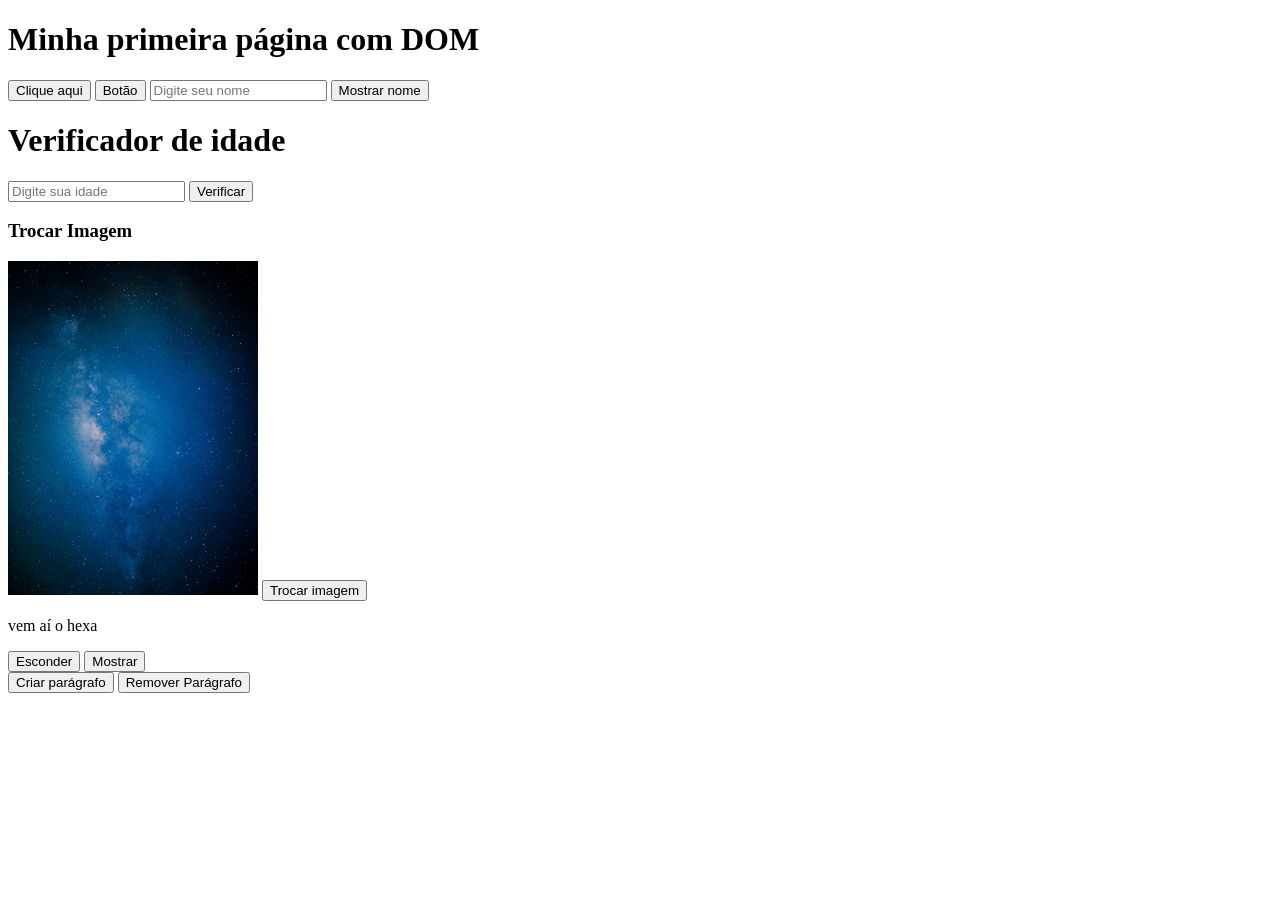
<file: Exercícios-Bia/Aula11 - Projetos HTML e JS/index.html>
<!DOCTYPE html>
<html lang="pt-br">
<head>
    <meta charset="UTF-8">
    <meta name="viewport" content="width=device-width, initial-scale=1.0">
    <title>Projeto Teste</title>
</head>
<body>
    <h1 id="titulo">Minha primeira página com DOM</h1> 
    <button onclick="alterarTitulo()">Clique aqui</button>
    <button onclick="mostrarMensagem()">Botão</button>
    <input type="text" id="nome" placeholder="Digite seu nome">
    <button onclick="mostrarNome()">Mostrar nome</button>
    <p id="resultado"></p>

   <h1>Verificador de idade</h1>

    <input type="number" id="idade" placeholder="Digite sua idade">
    <button onclick="verificarIdade()">Verificar</button>

    <p id="resultadoIdade"></p>

    <h3>Trocar Imagem</h3>
    
    <img id="imagem" src="img/ceu1.jpg" width="250">
<button onclick="trocarImagem()">Trocar imagem</button>

<p id="texto">vem aí o hexa</p>
<button onclick="esconderTexto()">Esconder</button>
<button onclick="mostrarTexto()">Mostrar</button>

<div id="area"></div>
<button onclick="criarParagrafo()">Criar parágrafo</button>
<button onclick="removerAviso()">Remover Parágrafo</button>

    <script src="js/script.js"></script>
</body>
</html>
</file>
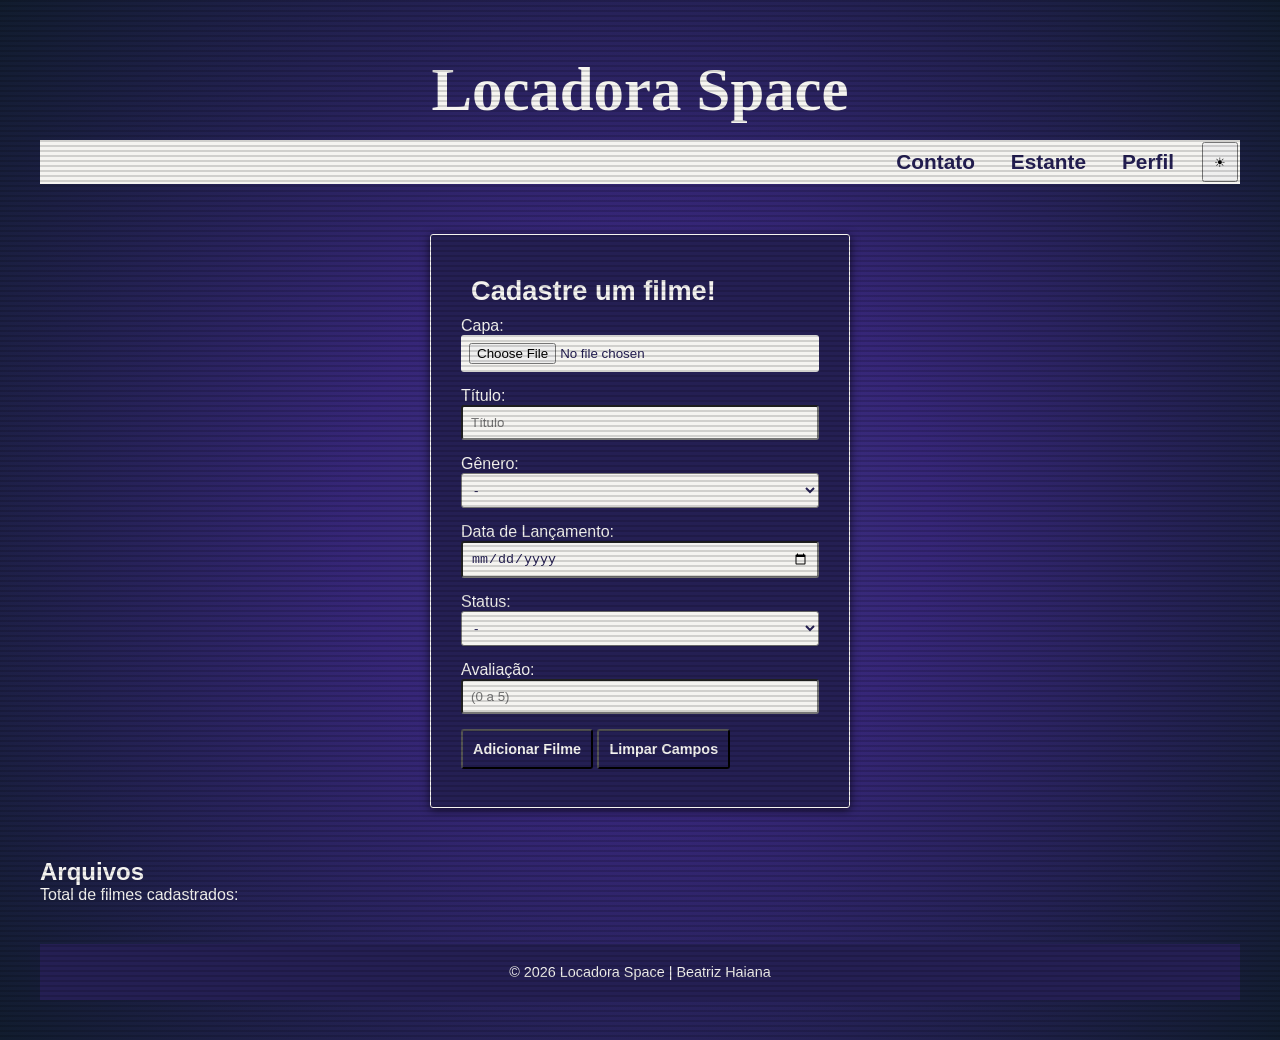
<file: Exercícios-Bia/Locadora/index.html>
<!DOCTYPE html>
<html lang="pt-br">

<head>
    <meta charset="UTF-8">
    <meta name="viewport" content="width=device-width, initial-scale=1.0">
    <title>Locadora Space</title>
    <link rel="stylesheet" href="css/style.css">
</head>

<body>
<div class="fundo">
    <div class="interface">


    <header>
        <h1>Locadora Space</h1> 
        <nav>
            <a href="contato.html">Contato</a>
            <a href="estante.html">Estante</a>
            <a href="perfil.html">Perfil</a>
            <button id="theme-toggle"> ☀︎ </button>
        </nav>
    </header>

    <main>
        <form class="cardAdicionar">
            <h2>Cadastre um filme!</h2>

            <label for="imagemCapa">Capa:</label>
            <div class="cardImagem">
                <input
                    type="file"
                    id="imagemCapa"
                    name="imagemCapa"
                    accept="image/*">
            </div>

            <label for="tituloFilme">Título:</label>
            <div class="formDados">
                <input
                    type="text"
                    id="tituloFilme"
                    name="titulo"
                    placeholder="Título"
                    required>
            </div>

            <label for="generoFilme">Gênero:</label>
            <div>
                <select id="generoFilme" name="genero">
                    <option value="">-</option>
                    <option value="Ação">Ação</option>
                    <option value="Aventura">Aventura</option>
                    <option value="Comédia">Comédia</option>
                    <option value="Drama">Drama</option>
                    <option value="Fantasia">Fantasia</option>
                    <option value="Ficção Científica">Ficção Científica</option>
                    <option value="Romance">Romance</option>
                    <option value="Suspense">Suspense</option>
                    <option value="Terror">Terror</option>
                    <option value="Animação">Animação</option>
                </select>
             </div>

             <label for="dataLancamento">Data de Lançamento:</label>
             <div>
                <input 
                    type="date"
                    id="dataLancamento"
                    name="dataLancamento"
                    required>
                </div>

                <label for="statusFilme">Status:</label>
            <div>
                <select id="statusFilme" name="status" required>
                    <option value="">-</option>
                    <option value="Assistindo">Assistindo</option>
                    <option value="Concluído">Concluído</option>
                    <option value="Pausado">Pausado</option>
                </select>
             </div>

                <label for="avaliacaoFilme">Avaliação:</label>
                <div>
                <input
                    type="number"
                    id="avaliacaoFilme"
                    name="avaliacao"
                    placeholder="(0 a 5)"
                    min="0"
                    max="5"
                    step="0.5">
                </div>

            <div class="acoes">
                <button type="button" id="btnAdicionar">
                    Adicionar Filme
                </button>

                <button type="reset" id="btnLimpar">Limpar Campos</button>
            </div>
        </form>

        <div class="tituloBiblioteca">
            <h2>Arquivos</h2>
            <p>Total de filmes cadastrados: <span id="totalFilmes"></span></p>
        </div>
        <section class="biblioteca">
            
        </section>
    </main>

    <footer>
        <div class="footer-bottom">
            <p>&copy; 2026 Locadora Space | Beatriz Haiana</p>
        </div>
    </footer>
    <script src="js/script.js"></script>
    <div class="ruido"></div>
    <div class="linhas"></div>
</body>

</html>
</file>
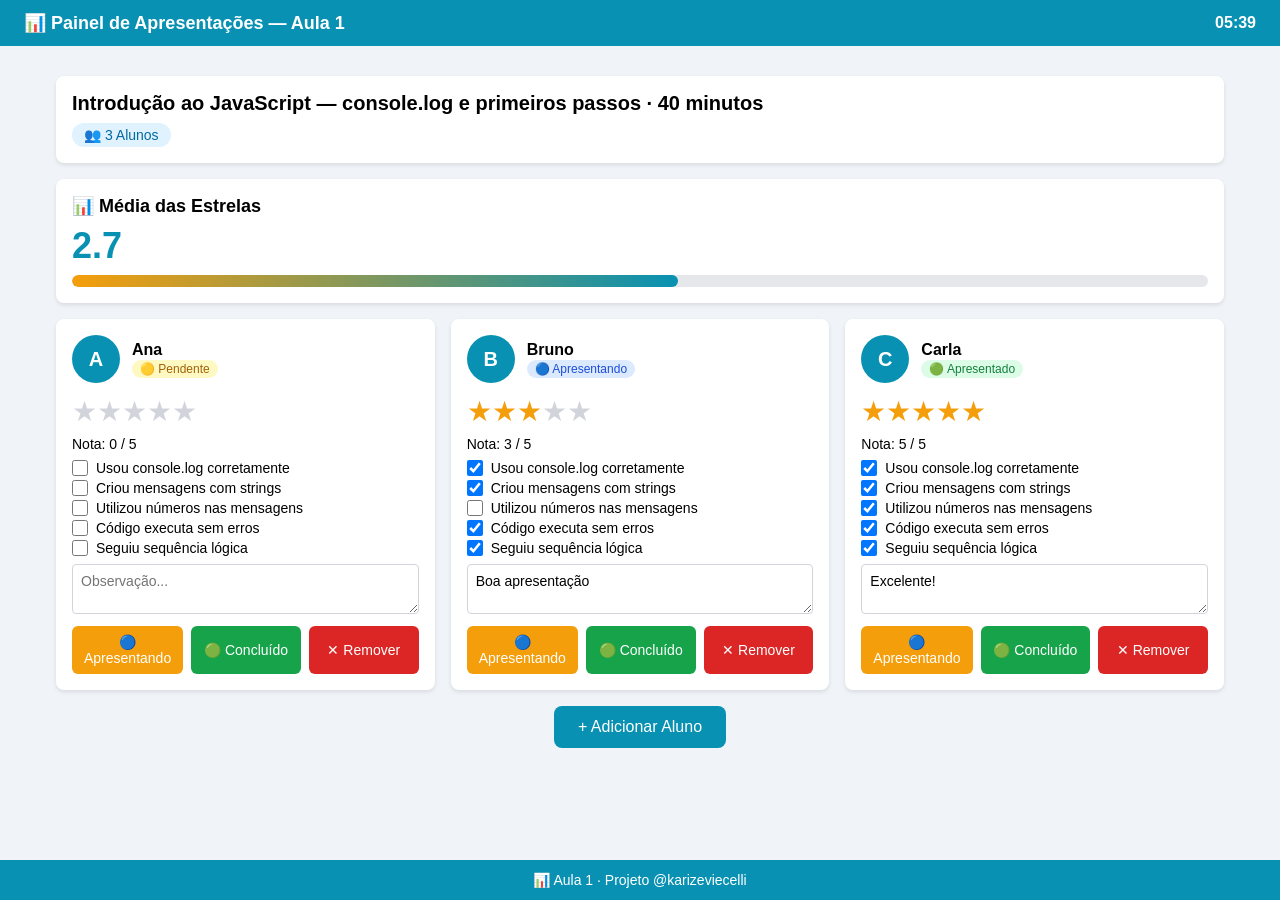
<file: Aula 01/feedback01.html>
<!DOCTYPE html>
<html lang="pt-BR">
<head>
<meta charset="UTF-8">
<meta name="viewport" content="width=device-width, initial-scale=1.0">
<title>Aula 1 - Feedback</title>
<style>
* { box-sizing: border-box; margin: 0; padding: 0; font-family: Arial, sans-serif; }
body { background: #f0f4f8; padding-top: 60px; padding-bottom: 60px; }
.topbar { position: fixed; top: 0; left: 0; right: 0; background: #0891b2; color: white; padding: 12px 24px; display: flex; justify-content: space-between; align-items: center; font-size: 18px; font-weight: bold; z-index: 1000; }
.topbar-time { font-size: 16px; }
.container { max-width: 1200px; margin: 0 auto; padding: 16px; }
.subtopo { background: white; border-radius: 8px; padding: 16px; margin-bottom: 16px; box-shadow: 0 2px 4px rgba(0,0,0,0.1); }
.subtopo h2 { font-size: 20px; margin-bottom: 8px; }
.subtopo .badge { display: inline-block; background: #e0f2fe; color: #0369a1; padding: 4px 12px; border-radius: 20px; font-size: 14px; }
.painel-media { background: white; border-radius: 8px; padding: 16px; margin-bottom: 16px; box-shadow: 0 2px 4px rgba(0,0,0,0.1); }
.painel-media h3 { font-size: 18px; margin-bottom: 8px; }
.media-value { font-size: 36px; font-weight: bold; color: #0891b2; }
.media-bar { width: 100%; background: #e5e7eb; border-radius: 8px; height: 12px; margin-top: 8px; overflow: hidden; }
.media-bar-fill { height: 100%; background: linear-gradient(90deg, #f59e0b, #0891b2); border-radius: 8px; transition: width 0.3s; }
.grid { display: grid; grid-template-columns: repeat(auto-fill, minmax(350px, 1fr)); gap: 16px; margin-bottom: 16px; }
.card { background: white; border-radius: 8px; padding: 16px; box-shadow: 0 2px 4px rgba(0,0,0,0.1); }
.card-header { display: flex; align-items: center; gap: 12px; margin-bottom: 12px; }
.avatar { width: 48px; height: 48px; border-radius: 50%; background: #0891b2; color: white; display: flex; align-items: center; justify-content: center; font-weight: bold; font-size: 20px; flex-shrink: 0; }
.card-name { font-weight: bold; font-size: 16px; }
.status-badge { padding: 2px 8px; border-radius: 12px; font-size: 12px; }
.status-pendente { background: #fef9c3; color: #a16207; }
.status-apresentando { background: #dbeafe; color: #1d4ed8; }
.status-apresentado { background: #dcfce7; color: #15803d; }
.stars { font-size: 28px; cursor: pointer; margin-bottom: 8px; }
.stars span { color: #d1d5db; transition: color 0.2s; }
.stars span.filled { color: #f59e0b; }
.note { font-size: 14px; margin-bottom: 8px; }
.criterios { margin-bottom: 8px; }
.criterio { display: flex; align-items: center; gap: 8px; margin-bottom: 4px; font-size: 14px; }
.criterio input { width: 16px; height: 16px; }
.observacao { width: 100%; padding: 8px; border: 1px solid #d1d5db; border-radius: 4px; resize: vertical; font-size: 14px; margin-bottom: 8px; }
.card-actions { display: flex; gap: 8px; }
.btn { border: none; padding: 8px 12px; border-radius: 6px; color: white; cursor: pointer; font-size: 14px; flex: 1; }
.btn-apresentando { background: #f59e0b; }
.btn-concluido { background: #16a34a; }
.btn-remover { background: #dc2626; }
.btn-add { background: #0891b2; color: white; border: none; padding: 12px 24px; border-radius: 8px; font-size: 16px; cursor: pointer; display: block; margin: 0 auto; }
.footer { position: fixed; bottom: 0; left: 0; right: 0; background: #0891b2; color: white; text-align: center; padding: 12px; font-size: 14px; }
.modal-overlay { display: none; position: fixed; top: 0; left: 0; right: 0; bottom: 0; background: rgba(0,0,0,0.5); z-index: 2000; justify-content: center; align-items: center; }
.modal-overlay.active { display: flex; }
.modal { background: white; border-radius: 8px; padding: 24px; width: 90%; max-width: 400px; }
.modal h3 { margin-bottom: 16px; }
.modal input { width: 100%; padding: 8px; border: 1px solid #d1d5db; border-radius: 4px; font-size: 16px; margin-bottom: 16px; }
.modal-actions { display: flex; gap: 8px; justify-content: flex-end; }
.modal-actions button { padding: 8px 16px; border: none; border-radius: 6px; cursor: pointer; font-size: 14px; }
.modal-cancel { background: #e5e7eb; color: #374151; }
.modal-save { background: #0891b2; color: white; }
</style>
</head>
<body>
<div class="topbar" id="topbar">
  <span>📊 Painel de Apresentações — Aula 1</span>
  <span class="topbar-time" id="topbarTime"></span>
</div>
<div class="container">
  <div class="subtopo">
    <h2>Introdução ao JavaScript — console.log e primeiros passos · 40 minutos</h2>
    <span class="badge" id="alunoCount">👥 0 Alunos</span>
  </div>
  <div class="painel-media">
    <h3>📊 Média das Estrelas</h3>
    <div class="media-value" id="mediaValue">0.0</div>
    <div class="media-bar"><div class="media-bar-fill" id="mediaBarFill" style="width:0%"></div></div>
  </div>
  <div class="grid" id="gridContainer"></div>
  <button class="btn-add" id="btnAdd">+ Adicionar Aluno</button>
</div>
<div class="footer">📊 Aula 1 · Projeto @karizeviecelli</div>
<div class="modal-overlay" id="modalOverlay">
  <div class="modal">
    <h3>Adicionar Aluno</h3>
    <input type="text" id="inputNome" placeholder="Nome do aluno" />
    <div class="modal-actions">
      <button class="modal-cancel" id="modalCancel">Cancelar</button>
      <button class="modal-save" id="modalSave">Adicionar</button>
    </div>
  </div>
</div>
<script>
const STORAGE_KEY = 'feedback_aula1';
let data = [];

function loadData() {
  const stored = localStorage.getItem(STORAGE_KEY);
  if (stored) {
    try { data = JSON.parse(stored); } catch(e) { data = []; }
  } else {
    data = [];
  }
}

function saveData() {
  localStorage.setItem(STORAGE_KEY, JSON.stringify(data));
}

function render() {
  const grid = document.getElementById('gridContainer');
  grid.innerHTML = '';
  data.forEach((student, index) => {
    const card = document.createElement('div');
    card.className = 'card';
    card.dataset.index = index;
    const initial = student.nome ? student.nome.charAt(0).toUpperCase() : '?';
    const statusClass = student.status === 'apresentando' ? 'status-apresentando' : student.status === 'apresentado' ? 'status-apresentado' : 'status-pendente';
    const statusText = student.status === 'apresentando' ? '🔵 Apresentando' : student.status === 'apresentado' ? '🟢 Apresentado' : '🟡 Pendente';
    let starsHtml = '';
    for (let i = 1; i <= 5; i++) {
      const filled = student.estrelas >= i ? 'filled' : '';
      starsHtml += `<span class="star ${filled}" data-index="${i}">★</span>`;
    }
    let criteriosHtml = '';
    const criterios = ['Usou console.log corretamente','Criou mensagens com strings','Utilizou números nas mensagens','Código executa sem erros','Seguiu sequência lógica'];
    criterios.forEach((c, idx) => {
      const checked = student.criterios && student.criterios[idx] ? 'checked' : '';
      criteriosHtml += `<div class="criterio"><input type="checkbox" data-criterio="${idx}" ${checked}><span>${c}</span></div>`;
    });
    card.innerHTML = `
      <div class="card-header">
        <div class="avatar">${initial}</div>
        <div>
          <div class="card-name">${student.nome}</div>
          <span class="status-badge ${statusClass}">${statusText}</span>
        </div>
      </div>
      <div class="stars" data-rating="${student.estrelas || 0}">
        ${starsHtml}
      </div>
      <div class="note">Nota: ${student.estrelas || 0} / 5</div>
      <div class="criterios">${criteriosHtml}</div>
      <textarea class="observacao" placeholder="Observação...">${student.observacao || ''}</textarea>
      <div class="card-actions">
        <button class="btn btn-apresentando">🔵 Apresentando</button>
        <button class="btn btn-concluido">🟢 Concluído</button>
        <button class="btn btn-remover">✕ Remover</button>
      </div>
    `;
    grid.appendChild(card);
  });
  updateMedia();
  updateAlunoCount();
}

function updateMedia() {
  const total = data.reduce((sum, s) => sum + (s.estrelas || 0), 0);
  const avg = data.length ? (total / data.length) : 0;
  document.getElementById('mediaValue').textContent = avg.toFixed(1);
  const pct = data.length ? (avg / 5 * 100) : 0;
  document.getElementById('mediaBarFill').style.width = pct + '%';
}

function updateAlunoCount() {
  document.getElementById('alunoCount').textContent = `👥 ${data.length} Alunos`;
}

function updateTime() {
  const now = new Date();
  const h = String(now.getHours()).padStart(2, '0');
  const m = String(now.getMinutes()).padStart(2, '0');
  document.getElementById('topbarTime').textContent = h + ':' + m;
}

// Event delegation on grid
document.getElementById('gridContainer').addEventListener('click', function(e) {
  const card = e.target.closest('.card');
  if (!card) return;
  const index = parseInt(card.dataset.index);
  const student = data[index];
  if (!student) return;
  
  // Stars
  if (e.target.classList.contains('star')) {
    const rating = parseInt(e.target.dataset.index);
    student.estrelas = rating;
    saveData();
    render();
    return;
  }
  
  // Buttons
  if (e.target.classList.contains('btn-apresentando')) {
    student.status = 'apresentando';
    saveData();
    render();
    return;
  }
  if (e.target.classList.contains('btn-concluido')) {
    student.status = 'apresentado';
    saveData();
    render();
    return;
  }
  if (e.target.classList.contains('btn-remover')) {
    data.splice(index, 1);
    saveData();
    render();
    return;
  }
});

// Change events for checkboxes and textarea (delegation)
document.getElementById('gridContainer').addEventListener('change', function(e) {
  const card = e.target.closest('.card');
  if (!card) return;
  const index = parseInt(card.dataset.index);
  const student = data[index];
  if (!student) return;
  
  if (e.target.matches('input[type="checkbox"]')) {
    const criterioIdx = parseInt(e.target.dataset.criterio);
    if (!student.criterios) student.criterios = [false,false,false,false,false];
    student.criterios[criterioIdx] = e.target.checked;
    saveData();
    // no need to re-render
  }
  if (e.target.matches('textarea.observacao')) {
    student.observacao = e.target.value;
    saveData();
  }
});

// Modal
document.getElementById('btnAdd').addEventListener('click', function() {
  document.getElementById('modalOverlay').classList.add('active');
  document.getElementById('inputNome').value = '';
  document.getElementById('inputNome').focus();
});

function closeModal() {
  document.getElementById('modalOverlay').classList.remove('active');
}

document.getElementById('modalCancel').addEventListener('click', closeModal);
document.getElementById('modalOverlay').addEventListener('click', function(e) {
  if (e.target === this) closeModal();
});

document.getElementById('modalSave').addEventListener('click', function() {
  const nome = document.getElementById('inputNome').value.trim();
  if (!nome) {
    alert('Digite um nome.');
    return;
  }
  data.push({
    nome: nome,
    status: 'pendente',
    estrelas: 0,
    criterios: [false,false,false,false,false],
    observacao: ''
  });
  saveData();
  render();
  closeModal();
});

// Initialization
loadData();
if (data.length === 0) {
  // default students for demo
  data = [
    { nome: 'Ana', status: 'pendente', estrelas: 0, criterios: [false,false,false,false,false], observacao: '' },
    { nome: 'Bruno', status: 'apresentando', estrelas: 3, criterios: [true,true,false,true,true], observacao: 'Boa apresentação' },
    { nome: 'Carla', status: 'apresentado', estrelas: 5, criterios: [true,true,true,true,true], observacao: 'Excelente!' }
  ];
  saveData();
}
render();
updateTime();
setInterval(updateTime, 60000);
</script>
</body>
</html>
</file>
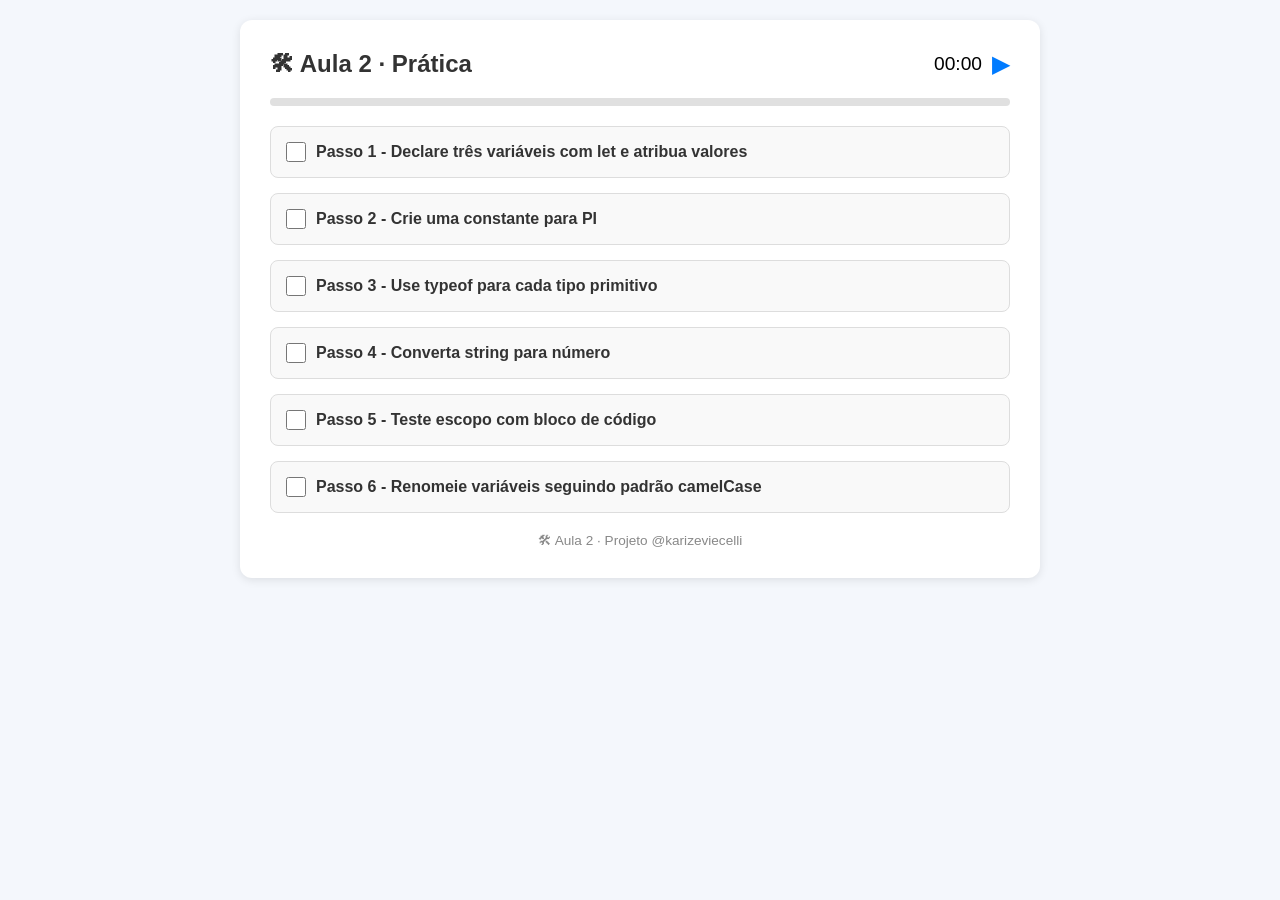
<file: Aula 02/03_pratica.html>
<!DOCTYPE html>
<html lang="pt-BR">
<head>
<meta charset="UTF-8">
<meta name="viewport" content="width=device-width, initial-scale=1.0">
<title>Aula 2 - Prática</title>
<style>
  * { margin: 0; padding: 0; box-sizing: border-box; font-family: Arial, sans-serif; }
  body { background: #f4f7fc; display: flex; justify-content: center; padding: 20px; }
  .container { max-width: 800px; width: 100%; background: white; border-radius: 12px; box-shadow: 0 2px 10px rgba(0,0,0,0.1); padding: 30px; }
  .topbar { display: flex; align-items: center; justify-content: space-between; margin-bottom: 20px; }
  .topbar h1 { font-size: 1.5rem; color: #333; }
  .timer { display: flex; align-items: center; gap: 10px; font-size: 1.2rem; }
  .timer button { background: none; border: none; font-size: 1.5rem; cursor: pointer; color: #007bff; }
  .progress-bar { height: 8px; background: #e0e0e0; border-radius: 4px; margin-bottom: 20px; }
  .progress-fill { height: 100%; background: #28a745; border-radius: 4px; transition: width 0.3s; width: 0%; }
  .card { background: #f9f9f9; border-radius: 8px; padding: 15px; margin-bottom: 15px; border: 1px solid #ddd; }
  .card-header { display: flex; align-items: center; gap: 10px; cursor: pointer; }
  .card-header input[type="checkbox"] { width: 20px; height: 20px; cursor: pointer; }
  .card-header h3 { flex: 1; font-size: 1rem; color: #333; }
  .card-body { display: none; margin-top: 10px; }
  .card-body.show { display: block; }
  .instrucao, .dica { margin-bottom: 10px; font-size: 0.95rem; color: #555; }
  .dica { background: #fff3cd; padding: 8px; border-radius: 4px; border-left: 4px solid #ffc107; }
  .btn-gabarito { background: #007bff; color: white; border: none; padding: 8px 16px; border-radius: 4px; cursor: pointer; font-size: 0.9rem; }
  .gabarito { display: none; background: #2d2d2d; color: #f8f8f2; padding: 10px; border-radius: 4px; margin-top: 10px; font-family: 'Courier New', monospace; font-size: 0.9rem; overflow-x: auto; white-space: pre-wrap; }
  .gabarito.show { display: block; }
  .cta { display: none; text-align: center; margin-top: 20px; padding: 20px; background: #d4edda; border-radius: 8px; }
  .cta.show { display: block; }
  .cta a { display: inline-block; background: #28a745; color: white; padding: 12px 30px; border-radius: 6px; text-decoration: none; font-weight: bold; }
  .footer { text-align: center; margin-top: 20px; color: #888; font-size: 0.85rem; }
</style>
</head>
<body>
<div class="container">
  <div class="topbar">
    <h1>🛠 Aula 2 · Prática</h1>
    <div class="timer">
      <span id="timerDisplay">00:00</span>
      <button id="timerToggle">▶</button>
    </div>
  </div>
  <div class="progress-bar"><div class="progress-fill" id="progressFill"></div></div>

  <!-- Passo 1 -->
  <div class="card" data-step="1">
    <div class="card-header" onclick="toggleCard(this)">
      <input type="checkbox" onchange="updateProgress()">
      <h3>Passo 1 - Declare três variáveis com let e atribua valores</h3>
    </div>
    <div class="card-body">
      <div class="instrucao">Crie três variáveis usando let. Uma com seu nome (string), uma com sua idade (number) e uma com seu hobbie favorito (string). Exiba cada uma no console.</div>
      <div class="dica">Dica: Use console.log() para ver o valor de cada variável.</div>
      <button class="btn-gabarito" onclick="toggleGabarito(this)">📖 Gabarito</button>
      <div class="gabarito">let nome = "Ana"; <br>let idade = 22; <br>let hobbie = "ler";<br>console.log(nome);<br>console.log(idade); <br>console.log(hobbie);</div>
    </div>
  </div>

  <!-- Passo 2 -->
  <div class="card" data-step="2">
    <div class="card-header" onclick="toggleCard(this)">
      <input type="checkbox" onchange="updateProgress()">
      <h3>Passo 2 - Crie uma constante para PI</h3>
    </div>
    <div class="card-body">
      <div class="instrucao">Crie uma constante chamada PI com o valor 3.14159. Depois crie outra variável com o raio de um círculo e calcule a área (PI * raio * raio). Exiba o resultado.</div>
      <div class="dica">Dica: const não pode ser reatribuída.</div>
      <button class="btn-gabarito" onclick="toggleGabarito(this)">📖 Gabarito</button>
      <div class="gabarito">const PI = 3.14159;<br>let raio = 5; <br>let area = PI * raio * raio; <br>console.log(area);</div>
    </div>
  </div>

  <!-- Passo 3 -->
  <div class="card" data-step="3">
    <div class="card-header" onclick="toggleCard(this)">
      <input type="checkbox" onchange="updateProgress()">
      <h3>Passo 3 - Use typeof para cada tipo primitivo</h3>
    </div>
    <div class="card-body">
      <div class="instrucao">Crie uma variável de cada tipo primitivo e use typeof para descobrir o tipo de cada uma.</div>
      <div class="dica">Dica: typeof variavel retorna o tipo como string.</div>
      <button class="btn-gabarito" onclick="toggleGabarito(this)">📖 Gabarito</button>
      <div class="gabarito">let nome = "João"; <br>let idade = 30; <br>let ativo = true; <br>console.log(typeof nome); <br>console.log(typeof idade); <br>console.log(typeof ativo);</div>
    </div>
  </div>

  <!-- Passo 4 -->
  <div class="card" data-step="4">
    <div class="card-header" onclick="toggleCard(this)">
      <input type="checkbox" onchange="updateProgress()">
      <h3>Passo 4 - Converta string para número</h3>
    </div>
    <div class="card-body">
      <div class="instrucao">Crie uma string com um número dentro e converta para número usando Number().</div>
      <div class="dica">Dica: Number() converte string para número.</div>
      <button class="btn-gabarito" onclick="toggleGabarito(this)">📖 Gabarito</button>
      <div class="gabarito">let stringNumero = "50"; <br>let numero = Number(stringNumero); <br>let resultado = numero + 10; <br>console.log(resultado);</div>
    </div>
  </div>

  <!-- Passo 5 -->
  <div class="card" data-step="5">
    <div class="card-header" onclick="toggleCard(this)">
      <input type="checkbox" onchange="updateProgress()">
      <h3>Passo 5 - Teste escopo com bloco de código</h3>
    </div>
    <div class="card-body">
      <div class="instrucao">Crie uma variável let fora de um bloco { }. Dentro do bloco, crie outra com o mesmo nome mas valor diferente. Exiba os valores.</div>
      <div class="dica">Dica: Variáveis let dentro de { } só existem dentro daquele bloco.</div>
      <button class="btn-gabarito" onclick="toggleGabarito(this)">📖 Gabarito</button>
      <div class="gabarito">let mensagem = "Fora"; <br>{ let mensagem = "Dentro"; <br>console.log(mensagem); <br>} console.log(mensagem);</div>
    </div>
  </div>

  <!-- Passo 6 -->
  <div class="card" data-step="6">
    <div class="card-header" onclick="toggleCard(this)">
      <input type="checkbox" onchange="updateProgress()">
      <h3>Passo 6 - Renomeie variáveis seguindo padrão camelCase</h3>
    </div>
    <div class="card-body">
      <div class="instrucao">Renomeie variáveis com nomes ruins para camelCase descritivos.</div>
      <div class="dica">Dica: camelCase: primeira minúscula, próximas maiúsculas.</div>
      <button class="btn-gabarito" onclick="toggleGabarito(this)">📖 Gabarito</button>
      <div class="gabarito">let nome = "João"; <br>let idade = 25; <br>let cidade = "SP"; <br>console.log(nome, idade, cidade);</div>
    </div>
  </div>

  <div class="cta" id="cta">
    <p>Todos os passos concluídos!</p>
    <a href="04_desafio.html">➜ Seguir para o Desafio</a>
  </div>

  <div class="footer">🛠 Aula 2 · Projeto @karizeviecelli</div>
</div>

<script>
  let timerInterval = null;
  let seconds = 0;
  const timerDisplay = document.getElementById('timerDisplay');
  const timerToggle = document.getElementById('timerToggle');

  timerToggle.addEventListener('click', function() {
    if (timerInterval) {
      clearInterval(timerInterval);
      timerInterval = null;
      timerToggle.textContent = '▶';
    } else {
      timerInterval = setInterval(() => {
        seconds++;
        const mins = String(Math.floor(seconds / 60)).padStart(2, '0');
        const secs = String(seconds % 60).padStart(2, '0');
        timerDisplay.textContent = mins + ':' + secs;
      }, 1000);
      timerToggle.textContent = '⏸';
    }
  });

  function toggleCard(header) {
    const body = header.nextElementSibling;
    if (body.style.display === 'block') {
      body.style.display = 'none';
    } else {
      body.style.display = 'block';
    }
  }

  function toggleGabarito(btn) {
    const gab = btn.nextElementSibling;
    gab.classList.toggle('show');
  }

  function updateProgress() {
    const checkboxes = document.querySelectorAll('.card input[type="checkbox"]');
    const total = checkboxes.length;
    let checked = 0;
    checkboxes.forEach(cb => { if (cb.checked) checked++; });
    const percent = (checked / total) * 100;
    document.getElementById('progressFill').style.width = percent + '%';
    if (checked === total) {
      document.getElementById('cta').classList.add('show');
    } else {
      document.getElementById('cta').classList.remove('show');
    }
  }
</script>
</body>
</html>
</file>
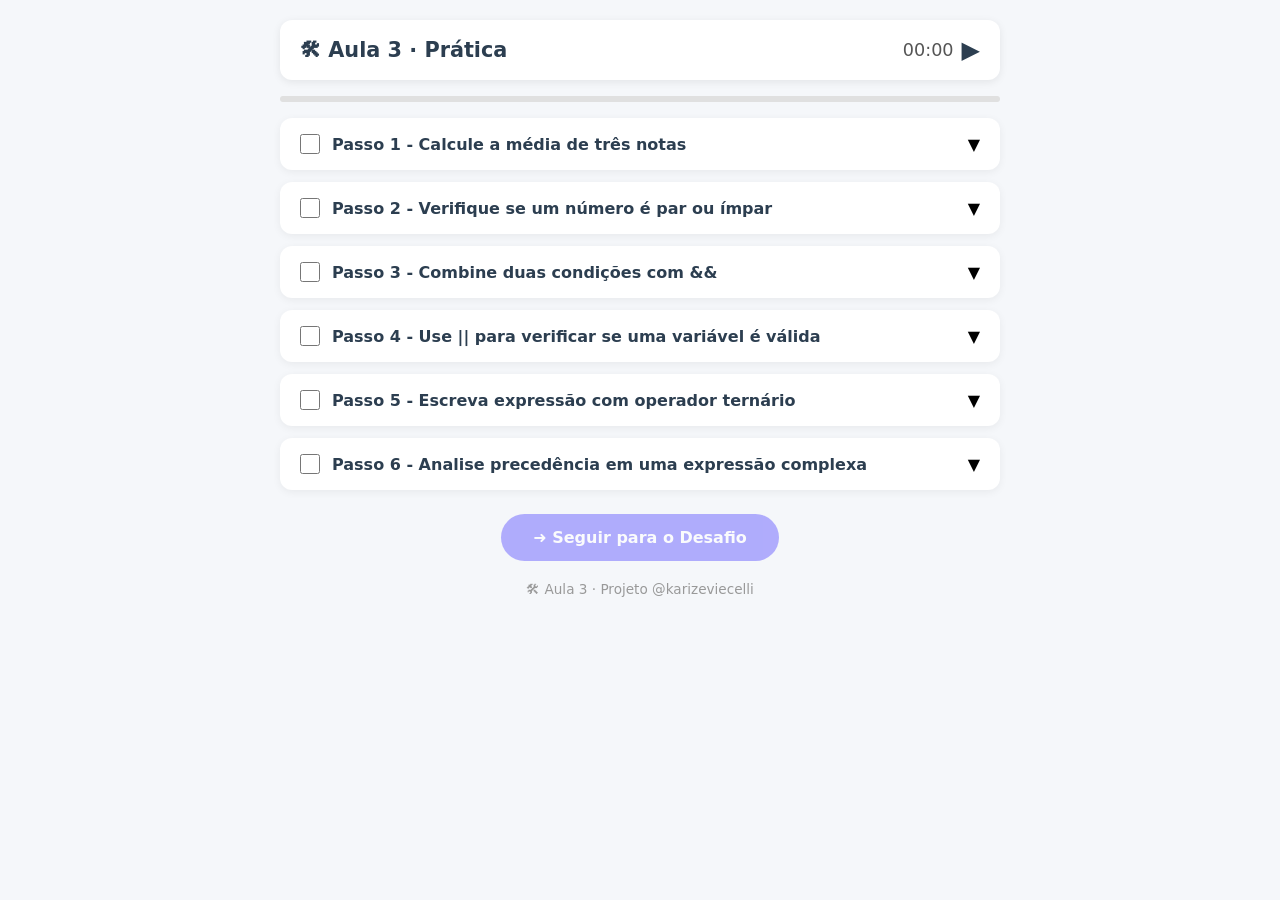
<file: Aula 03/03_pratica.html>
<!DOCTYPE html>
<html lang="pt-br">
<head>
  <meta charset="UTF-8">
  <meta name="viewport" content="width=device-width, initial-scale=1.0">
  <title>Aula 3 - Prática</title>
  <style>
    * { margin: 0; padding: 0; box-sizing: border-box; font-family: system-ui, sans-serif; }
    body { background: #f5f7fa; padding: 20px; display: flex; justify-content: center; }
    .container { max-width: 720px; width: 100%; }
    .topbar { display: flex; justify-content: space-between; align-items: center; background: #fff; padding: 16px 20px; border-radius: 12px; box-shadow: 0 2px 8px rgba(0,0,0,0.08); }
    .topbar h1 { font-size: 1.3rem; color: #2c3e50; }
    .timer { display: flex; align-items: center; gap: 8px; font-size: 1.1rem; color: #555; }
    .timer button { background: none; border: none; font-size: 1.5rem; cursor: pointer; color: #2c3e50; }
    .progress-bar { background: #e0e0e0; height: 6px; border-radius: 3px; margin: 16px 0; overflow: hidden; }
    .progress-fill { height: 100%; width: 0%; background: linear-gradient(90deg, #6c63ff, #48c6ef); transition: width 0.3s; border-radius: 3px; }
    .card { background: #fff; border-radius: 12px; box-shadow: 0 2px 8px rgba(0,0,0,0.06); margin-bottom: 12px; overflow: hidden; }
    .card-header { display: flex; align-items: center; gap: 12px; padding: 16px 20px; cursor: pointer; transition: background 0.2s; }
    .card-header:hover { background: #f0f2f5; }
    .card-header input[type="checkbox"] { width: 20px; height: 20px; accent-color: #6c63ff; }
    .card-header h2 { font-size: 1rem; color: #2c3e50; flex: 1; }
    .card-header .arrow { transition: transform 0.3s; }
    .card-body { padding: 0 20px 16px; display: none; }
    .card-body.active { display: block; }
    .card-body p { color: #555; margin-bottom: 8px; line-height: 1.5; }
    .card-body .dica { background: #eef6ff; padding: 10px; border-radius: 8px; font-size: 0.9rem; color: #2c3e50; margin: 12px 0; }
    .btn-gabarito { background: #6c63ff; color: #fff; border: none; padding: 8px 16px; border-radius: 6px; cursor: pointer; font-size: 0.9rem; transition: background 0.2s; }
    .btn-gabarito:hover { background: #5a52d5; }
    .gabarito-content { background: #f8f9fa; padding: 12px; border-radius: 8px; margin-top: 12px; font-family: 'Courier New', monospace; font-size: 0.9rem; white-space: pre-wrap; display: none; }
    .gabarito-content.show { display: block; }
    .cta { text-align: center; margin-top: 24px; }
    .cta a { display: inline-block; background: #6c63ff; color: #fff; padding: 14px 32px; border-radius: 30px; text-decoration: none; font-weight: 600; font-size: 1rem; transition: background 0.2s; opacity: 0.5; pointer-events: none; }
    .cta a.enabled { opacity: 1; pointer-events: auto; }
    .cta a:hover { background: #5a52d5; }
    .footer { text-align: center; margin-top: 20px; color: #999; font-size: 0.85rem; }
  </style>
</head>
<body>
<div class="container">
  <div class="topbar">
    <h1>🛠 Aula 3 · Prática</h1>
    <div class="timer">
      <span id="timerDisplay">00:00</span>
      <button id="timerToggle">▶</button>
    </div>
  </div>
  <div class="progress-bar">
    <div id="progressFill" class="progress-fill"></div>
  </div>

  <div class="card">
    <div class="card-header" onclick="toggleCard(this)">
      <input type="checkbox" onchange="updateProgress()">
      <h2>Passo 1 - Calcule a média de três notas</h2>
      <span class="arrow">▼</span>
    </div>
    <div class="card-body">
      <p><strong>Instrução:</strong> Crie três variáveis com notas (number) e calcule a média aritmética delas. Exiba o resultado no console.</p>
      <div class="dica">💡 Dica: Média = (nota1 + nota2 + nota3) / 3</div>
      <button class="btn-gabarito" onclick="toggleGabarito(this)">📖 Gabarito</button>
      <div class="gabarito-content">let n1 = 8; <br>let n2 = 7; <br>let n3 = 9; <br>let media = (n1 + n2 + n3) / 3; <br>console.log(media);</div>
    </div>
  </div>

  <div class="card">
    <div class="card-header" onclick="toggleCard(this)">
      <input type="checkbox" onchange="updateProgress()">
      <h2>Passo 2 - Verifique se um número é par ou ímpar</h2>
      <span class="arrow">▼</span>
    </div>
    <div class="card-body">
      <p><strong>Instrução:</strong> Crie uma variável com um número qualquer. Use o operador % (resto) para verificar se o número é par ou ímpar. Se resto for 0, é par.</p>
      <div class="dica">💡 Dica: numero % 2 retorna 0 para números pares.</div>
      <button class="btn-gabarito" onclick="toggleGabarito(this)">📖 Gabarito</button>
      <div class="gabarito-content">let numero = 7; <br>let resto = numero % 2; <br>let resultado = resto === 0; <br>console.log(resultado);</div>
    </div>
  </div>

  <div class="card">
    <div class="card-header" onclick="toggleCard(this)">
      <input type="checkbox" onchange="updateProgress()">
      <h2>Passo 3 - Combine duas condições com &&</h2>
      <span class="arrow">▼</span>
    </div>
    <div class="card-body">
      <p><strong>Instrução:</strong> Crie duas variáveis booleanas (ex: maior de idade e tem ingresso). Use && para verificar se ambas são verdadeiras. Exiba o resultado.</p>
      <div class="dica">💡 Dica: && retorna true apenas se TODAS as condições forem verdadeiras.</div>
      <button class="btn-gabarito" onclick="toggleGabarito(this)">📖 Gabarito</button>
      <div class="gabarito-content">let maiorIdade = true; <br>let temIngresso = true; <br>let podeEntrar = maiorIdade && temIngresso; <br>console.log(podeEntrar);</div>
    </div>
  </div>

  <div class="card">
    <div class="card-header" onclick="toggleCard(this)">
      <input type="checkbox" onchange="updateProgress()">
      <h2>Passo 4 - Use || para verificar se uma variável é válida</h2>
      <span class="arrow">▼</span>
    </div>
    <div class="card-body">
      <p><strong>Instrução:</strong> Crie uma variável que pode ser null ou undefined. Use || para verificar se ela tem um valor válido. Se for null, use um valor padrão.</p>
      <div class="dica">💡 Dica: || retorna o primeiro valor verdadeiro. nome || "Visitante" retorna "Visitante" se nome for vazio.</div>
      <button class="btn-gabarito" onclick="toggleGabarito(this)">📖 Gabarito</button>
      <div class="gabarito-content">let nome = ""; <br>let usuario = nome || "Visitante"; <br>console.log(usuario);</div>
    </div>
  </div>

  <div class="card">
    <div class="card-header" onclick="toggleCard(this)">
      <input type="checkbox" onchange="updateProgress()">
      <h2>Passo 5 - Escreva expressão com operador ternário</h2>
      <span class="arrow">▼</span>
    </div>
    <div class="card-body">
      <p><strong>Instrução:</strong> Crie uma variável com uma temperatura. Use o operador ternário para verificar se está quente (> 25) ou frio. Exiba o resultado.</p>
      <div class="dica">💡 Dica: condicao ? valorSeVerdadeiro : valorSeFalso</div>
      <button class="btn-gabarito" onclick="toggleGabarito(this)">📖 Gabarito</button>
      <div class="gabarito-content">let temperatura = 30; <br>let clima = temperatura > 25 ? "Quente" : "Frio"; console.log(clima);</div>
    </div>
  </div>

  <div class="card">
    <div class="card-header" onclick="toggleCard(this)">
      <input type="checkbox" onchange="updateProgress()">
      <h2>Passo 6 - Analise precedência em uma expressão complexa</h2>
      <span class="arrow">▼</span>
    </div>
    <div class="card-body">
      <p><strong>Instrução:</strong> Crie uma expressão que combine +, * e (). Compare o resultado com e sem parênteses para entender a precedência. Exiba ambos.</p>
      <div class="dica">💡 Dica: Parênteses têm maior prioridade que multiplicação, que tem prioridade que soma.</div>
      <button class="btn-gabarito" onclick="toggleGabarito(this)">📖 Gabarito</button>
      <div class="gabarito-content">let semParenteses = 5 + 3 * 2; <br>let comParenteses = (5 + 3) * 2; <br>console.log(semParenteses, comParenteses);</div>
    </div>
  </div>

  <div class="cta">
    <a id="ctaLink" href="04_desafio.html">➜ Seguir para o Desafio</a>
  </div>
  <div class="footer">🛠 Aula 3 · Projeto @karizeviecelli</div>
</div>

<script>
  let timerInterval = null;
  let seconds = 0;
  let running = false;
  const timerDisplay = document.getElementById('timerDisplay');
  const timerToggle = document.getElementById('timerToggle');

  function formatTime(sec) {
    const m = String(Math.floor(sec / 60)).padStart(2, '0');
    const s = String(sec % 60).padStart(2, '0');
    return `${m}:${s}`;
  }

  function toggleTimer() {
    if (running) {
      clearInterval(timerInterval);
      timerToggle.textContent = '▶';
    } else {
      timerInterval = setInterval(() => {
        seconds++;
        timerDisplay.textContent = formatTime(seconds);
      }, 1000);
      timerToggle.textContent = '⏸';
    }
    running = !running;
  }

  timerToggle.addEventListener('click', toggleTimer);

  function toggleCard(header) {
    const body = header.nextElementSibling;
    const arrow = header.querySelector('.arrow');
    body.classList.toggle('active');
    arrow.textContent = body.classList.contains('active') ? '▲' : '▼';
  }

  function toggleGabarito(btn) {
    const content = btn.nextElementSibling;
    content.classList.toggle('show');
  }

  function updateProgress() {
    const checkboxes = document.querySelectorAll('.card-header input[type="checkbox"]');
    const checked = Array.from(checkboxes).filter(cb => cb.checked).length;
    const total = checkboxes.length;
    const pct = (checked / total) * 100;
    document.getElementById('progressFill').style.width = pct + '%';
    const ctaLink = document.getElementById('ctaLink');
    if (checked === total) {
      ctaLink.classList.add('enabled');
    } else {
      ctaLink.classList.remove('enabled');
    }
  }
</script>
</body>
</html>
</file>
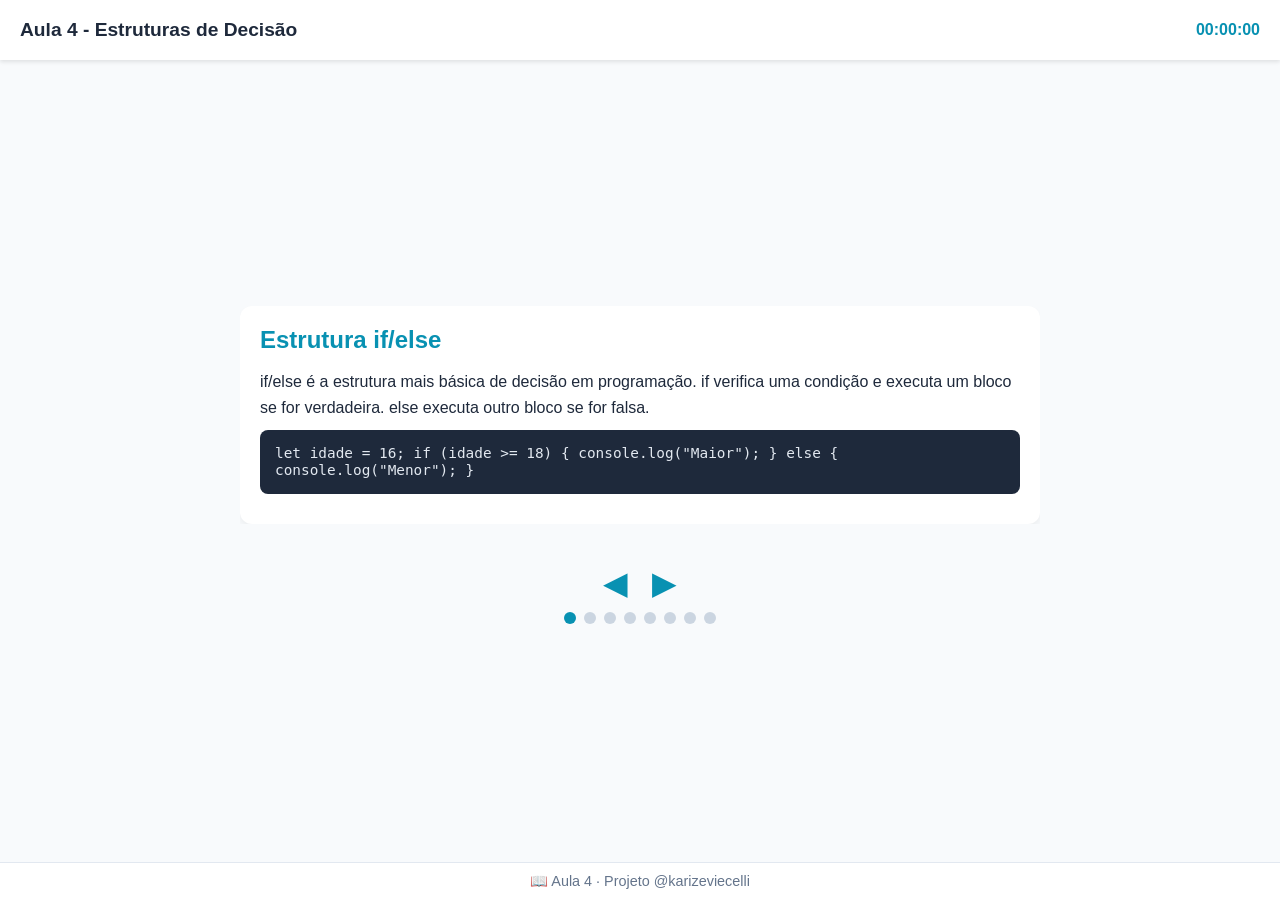
<file: Aula 04/01_exposicao.html>
<!DOCTYPE html>
<html lang="pt-br">
<head>
  <meta charset="UTF-8">
  <meta name="viewport" content="width=device-width, initial-scale=1.0">
  <title>Aula 4 - Estruturas de Decisão</title>
  <style>
    * { margin: 0; padding: 0; box-sizing: border-box; }
    body { font-family: 'Segoe UI', sans-serif; background: #f8fafc; color: #1e293b; min-height: 100vh; display: flex; flex-direction: column; align-items: center; justify-content: center; padding-top: 70px; padding-bottom: 60px; }
    .topbar { position: fixed; top: 0; left: 0; right: 0; height: 60px; background: #fff; box-shadow: 0 2px 4px rgba(0,0,0,0.1); display: flex; align-items: center; justify-content: space-between; padding: 0 20px; z-index: 100; }
    .topbar h1 { font-size: 1.2rem; color: #1e293b; }
    .timer { font-size: 1rem; color: #0891b2; font-weight: bold; }
    .slides-container { position: relative; width: 90%; max-width: 800px; margin: 20px auto; overflow: hidden; }
    .slide { display: none; opacity: 0; transition: opacity 0.5s ease; padding: 20px; background: white; border-radius: 12px; box-shadow: 0 4px 6px rgba(0,0,0,0.05); }
    .slide.active { display: block; opacity: 1; }
    .slide h2 { color: #0891b2; margin-bottom: 15px; font-size: 1.5rem; }
    .slide p { margin-bottom: 10px; line-height: 1.6; }
    .code-block { background: #1e293b; color: #e2e8f0; padding: 15px; border-radius: 8px; font-family: 'Courier New', monospace; font-size: 0.9rem; overflow-x: auto; margin: 10px 0; }
    .highlight-box { background: #e0f2fe; border-left: 4px solid #0891b2; padding: 10px 15px; margin: 10px 0; border-radius: 0 8px 8px 0; }
    .cta-btn { display: inline-block; background: #0891b2; color: white; padding: 12px 24px; border-radius: 8px; text-decoration: none; font-weight: bold; margin-top: 15px; transition: background 0.3s; }
    .cta-btn:hover { background: #067a98; }
    .nav { text-align: center; margin-top: 20px; }
    .nav button { background: none; border: none; font-size: 2rem; cursor: pointer; color: #0891b2; margin: 0 10px; transition: color 0.3s; }
    .nav button:hover { color: #067a98; }
    .dots { display: flex; justify-content: center; gap: 8px; margin-top: 10px; }
    .dot { width: 12px; height: 12px; border-radius: 50%; background: #cbd5e1; cursor: pointer; transition: background 0.3s; }
    .dot.active { background: #0891b2; }
    footer { position: fixed; bottom: 0; left: 0; right: 0; background: #fff; text-align: center; padding: 10px; font-size: 0.9rem; color: #64748b; border-top: 1px solid #e2e8f0; }
  </style>
</head>
<body>
  <div class="topbar">
    <h1>Aula 4 - Estruturas de Decisão</h1>
    <div class="timer" id="timer">00:00:00</div>
  </div>

  <div class="slides-container">
    <div class="slide active">
      <h2>Estrutura if/else</h2>
      <p>if/else é a estrutura mais básica de decisão em programação. if verifica uma condição e executa um bloco se for verdadeira. else executa outro bloco se for falsa.</p>
      <div class="code-block"><code>let idade = 16;
if (idade >= 18) {
  console.log("Maior");
} else {
  console.log("Menor");
}</code></div>
    </div>
    <div class="slide">
      <h2>Múltiplos else if</h2>
      <p>Podemos encadear várias condições com else if. O programa verifica cada condição em ordem e executa apenas a primeira que for verdadeira.</p>
      <div class="code-block"><code>let nota = 85;
if (nota >= 90) {
  console.log("A");
} else if (nota >= 80) {
  console.log("B");
} else {
  console.log("C");
}</code></div>
    </div>
    <div class="slide">
      <h2>Switch case</h2>
      <p>Switch é ideal para comparar uma variável contra vários valores específicos. case define cada valor possível, break interrompe a execução, default é o caso padrão.</p>
      <div class="code-block"><code>let dia = 3;
switch(dia) {
  case 1:
    console.log("Segunda");
    break;
  case 2:
    console.log("Terça");
    break;
  default:
    console.log("Outro");
}</code></div>
    </div>
    <div class="slide">
      <h2>Operador Ternário para decisões simples</h2>
      <p>O ternário é uma forma compacta de if/else em uma única linha: condicao ? valorSeVerdadeiro : valorSeFalso. Use para decisões simples, não para lógicas complexas.</p>
      <div class="code-block"><code>let resultado = idade >= 18 ? "Adulto" : "Menor";</code></div>
    </div>
    <div class="slide">
      <h2>Aninhamento de estruturas</h2>
      <p>Podemos colocar um if dentro de outro if. Isso é chamado de aninhamento. Cuidado: muitos níveis deixam o código difícil de ler.</p>
      <div class="code-block"><code>if (logado) {
  if (admin) {
    console.log("Painel admin");
  }
}</code></div>
    </div>
    <div class="slide">
      <h2>Condições com lógicos combinados</h2>
      <p>Use &&, || e ! para criar condições mais poderosas. && exige que todas sejam verdadeiras. || aceita qualquer uma. ! inverte o resultado.</p>
      <div class="code-block"><code>if (idade >= 18 && temIngresso) {
  console.log("Pode entrar");
}</code></div>
    </div>
    <div class="slide">
      <h2>Truthy e falsy</h2>
      <p>Em JavaScript, valores podem ser verdadeiros ou falsos em contexto booleano. São falsy: false, 0, "" (string vazia), null, undefined, NaN. Todo o resto é truthy.</p>
      <div class="code-block"><code>if ("texto") {
  console.log("É truthy!");
}
if (0) {
  console.log("Não executa");
}</code></div>
    </div>
    <div class="slide">
      <h2>Boas práticas em decisões</h2>
      <p>Mantenha if/else simples e legíveis. Evite aninhamentos profundos (max 2 níveis). Prefira switch para múltiplos casos fixos. Use ternário apenas para decisões simples de uma linha. Sempre use === em vez de ==. Teste todas as condições possíveis.</p>
      <a href="02_demo.html" class="cta-btn">➜ Seguir para a Demonstração</a>
    </div>
  </div>

  <div class="nav">
    <button id="prevBtn">&#9664;</button>
    <button id="nextBtn">&#9654;</button>
  </div>
  <div class="dots" id="dots"></div>

  <footer>📖 Aula 4 · Projeto @karizeviecelli</footer>

  <script>
    (function() {
      const slides = document.querySelectorAll('.slide');
      const dotsContainer = document.getElementById('dots');
      let currentSlide = 0;

      // Create dots
      slides.forEach((_, i) => {
        const dot = document.createElement('div');
        dot.classList.add('dot');
        if (i === 0) dot.classList.add('active');
        dot.addEventListener('click', () => goToSlide(i));
        dotsContainer.appendChild(dot);
      });

      function goToSlide(index) {
        if (index < 0 || index >= slides.length) return;
        slides[currentSlide].classList.remove('active');
        document.querySelectorAll('.dot')[currentSlide].classList.remove('active');
        currentSlide = index;
        slides[currentSlide].classList.add('active');
        document.querySelectorAll('.dot')[currentSlide].classList.add('active');
      }

      document.getElementById('prevBtn').addEventListener('click', () => {
        goToSlide(currentSlide - 1);
      });
      document.getElementById('nextBtn').addEventListener('click', () => {
        goToSlide(currentSlide + 1);
      });

      // Timer
      let seconds = 0;
      const timerEl = document.getElementById('timer');
      function updateTimer() {
        seconds++;
        const h = Math.floor(seconds / 3600);
        const m = Math.floor((seconds % 3600) / 60);
        const s = seconds % 60;
        timerEl.textContent = `${String(h).padStart(2,'0')}:${String(m).padStart(2,'0')}:${String(s).padStart(2,'0')}`;
      }
      setInterval(updateTimer, 1000);
    })();
  </script>
</body>
</html>
</file>
<file: Exercícios-Bia/Locadora/css/style.css>
*,
*::before,
*::after {
    box-sizing: border-box;
    margin: 0;
    padding: 0;
}

:root{
    --cor-primaria: #f5f4f1;
    --cor-secundaria: #241f53;
    --fundo-gradient: #3d3582;
    --gradient: radial-gradient(circle,rgba(61, 53, 130, 1) 0%, rgba(54, 38, 120, 1) 35%, rgba(17, 28, 46, 1) 100%);
    --radius: 3px;
    --shadow: 0 2px 10px rgba(0, 0, 0, 0.664);
}

body.dark-mode {
  --cor-secundaria: #f5f4f1;
  --cor-primaria: #241f53;
  --gradient: #f5f4f1;
  --fundo-gradient: #f5f4f1;
}

body{
    background: var(--gradient)  ;
    background-color: var(--fundo-gradient) ;
    color: var(--cor-primaria);
    font-family: Arial, Helvetica, sans-serif;
    cursor:pointer
}

.fundo{
    position: relative;
    margin: auto;
    width: 100%;
    height: 100%;
    overflow: hidden;
}

.interface {
    position:relative;
    z-index:1;
    padding:40px;
}

.linhas {
    position:absolute;
    inset:0;
    z-index:4;
    pointer-events:none;
    background: repeating-linear-gradient( to bottom,rgba(0,0,0,.15),rgba(0,0,0,.15) 2px,transparent 2px,transparent 5px
    );
    animation: scanlines 0.50s linear infinite;

}

@keyframes scanlines {
    from {background-position-y: 0px;
    }
    to {background-position-y: 5px;
    }
}

header h1{
    display: flex;
    justify-content: center;
    padding: 15px;
    font-size: 3.8em;
    font-family: fantasy;
    color: var(--cor-primaria);
}

nav {
    display: flex;
    justify-content: end;
    padding: 2px;
    background-color: var(--cor-primaria);   
    margin-bottom: 20px;
}

nav a {
    padding: 8px;
    text-decoration: none;
    color: var(--cor-secundaria);
    font-weight: bold;
    font-size: 1.3em;
    margin-right: 20px;
}

nav button{
    padding: 10px;
    cursor: pointer;
}

.cardAdicionar{
    display: flex;
    flex-direction: column;
    padding: 30px;
    justify-content: center;
    border: solid 1px var(--cor-primaria);
    border-radius: var(--radius);
    width: 35%;
    margin: 50px auto;
    background-color: var(--cor-secundaria);
    padding:30px;
    cursor: pointer;
    box-shadow: var(--shadow);
    
}

.cardAdicionar h2{
    font-size: 1.7em;
    padding: 10px;
}

.cardAdicionar input, .cardAdicionar select{
    width: 100%;
    padding: 8px;
    border-radius: var(--radius);
    margin-bottom: 15px;
    background-color: var(--cor-primaria);
    color: var(--cor-secundaria)
}

.cardAdicionar button{
    padding: 10px;
    border-radius: var(--radius);
    margin-bottom: 8px;
    background-color: var(--cor-secundaria);
    color: var(--cor-primaria);
    font-weight: bold;
    font-size: 0.9em;
    justify-content: center;
}

.biblioteca{
    padding: 10px;
    display: flex;
    gap: 20px;
}

.filme{
    width: 220px;
    background: var(--cor-secundaria);
    color: var(--cor-primaria);
    border-radius: 10px;
    padding: 15px;
    box-shadow: 0 5px 15px rgba(0,0,0,.3);

}

.filme img{
    width: 100%;
    height: 260px;
    object-fit: cover;
    border-radius: 8px;
}

.filme h3{
    margin: 10px 0;
}

.filme p{
    margin: 5px 0;
}

.btn-excluir{
    width: 100%;
    padding: 8px;
    margin-top: 10px;
    background-color: transparent;
    color: var(--cor-primaria);
}

footer{
    display: flex;
    justify-content: center;
    align-items: center;
    padding: 20px;
    background-color: var(--cor-secundaria);
    color: var(--cor-primaria);
    font-size: 0.9em;
    margin-top: 20px;
}
</file>
